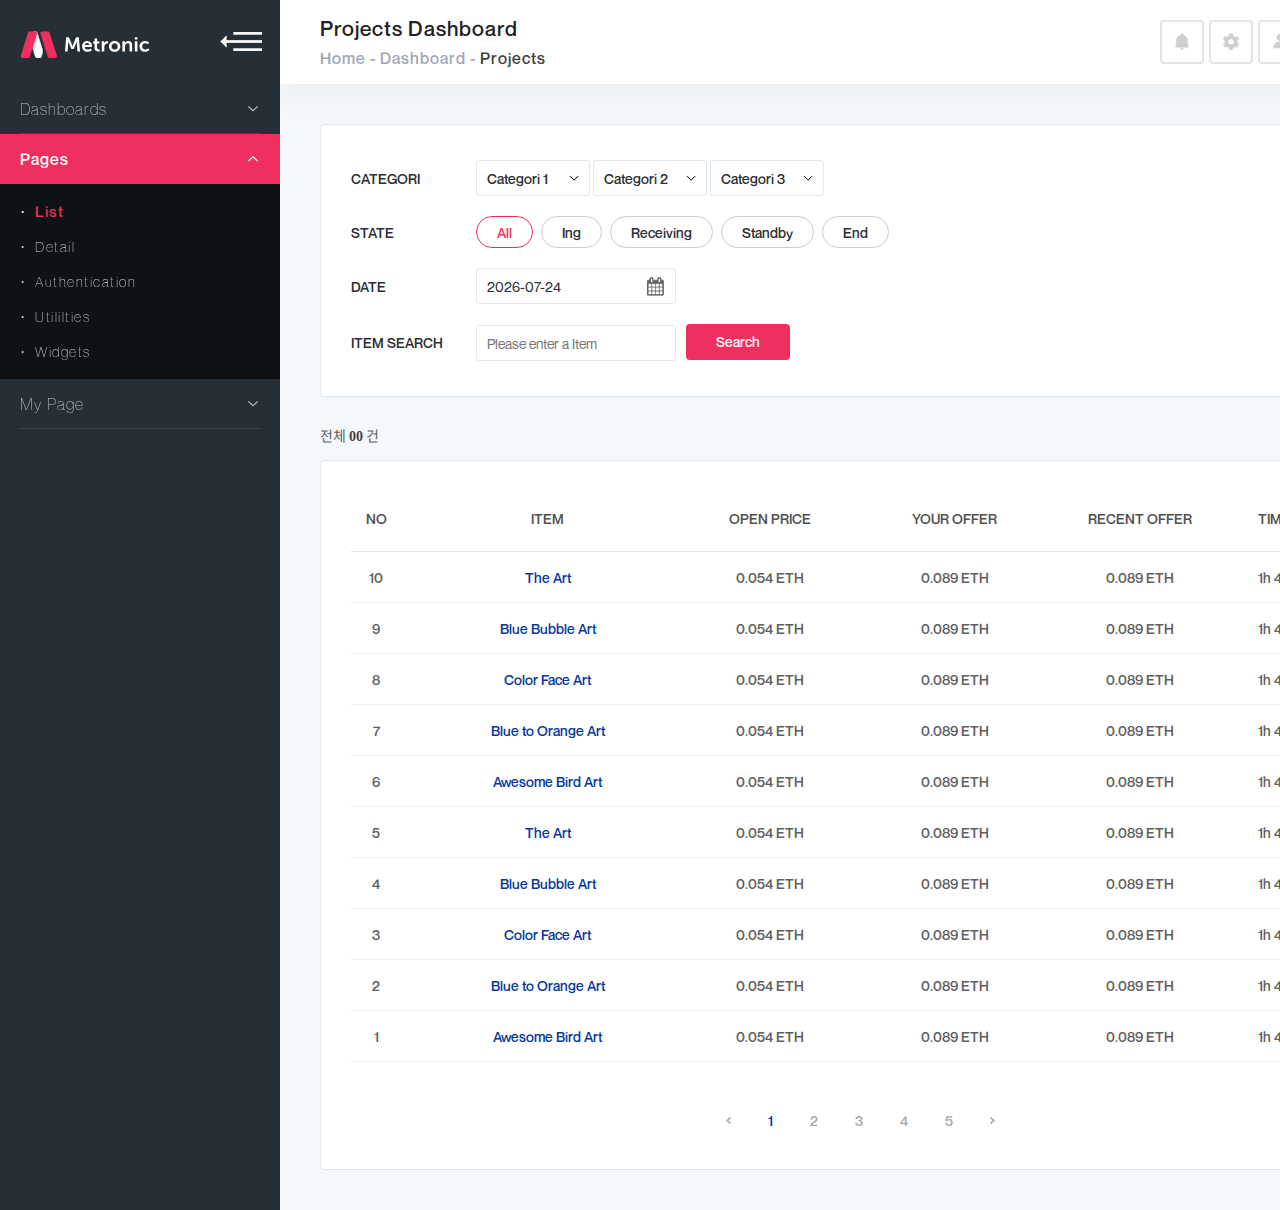
<file: sub/list.html>
<!DOCTYPE html>
<html lang="ko">
  <head>
    <meta charset="utf-8" />
    <meta http-equiv="X-UA-Compatible" content="IE=edge" />
    <meta name="viewport" content="width=device-width, initial-scale=1, viewport-fit=cover" />
    <meta name="apple-mobile-web-app-title" content="ADMIN - LIST" />    
    <title>ADMIN - LIST</title>
    <meta name="description" content="ADMIN - LIST" />
    <link rel="stylesheet" href="../css/reset.css" />
    <link rel="stylesheet" href="../css/web-font.css" />
    <link rel="stylesheet" href="../css/xeicon.min.css" />
    <link rel="stylesheet" href="../css/style_pc.css" />    
    <link rel="stylesheet" href="../css/jquery-ui.css" /> 
         
    <script src="../js/jquery-3.3.1.min.js"></script>
    <script src="../js/jquery-ui.min.js"></script> 
    <script src="../js/common.js"></script>  
  </head>      
  <body class="main">    
    <div id="wrapper" class="on">
      <a href="#main" id="skip_nav">본문 바로가기</a> 
      <main id="main">
        <div class="left_menu">
          <div class="logoArea">
              <h1><a href="dashboard.html"><img src="../img/common/logo.svg" alt="logo"></a></h1>
              <p class="menuClose_btn"><span></span></p>
          </div>
          <ul class="subMenu_1depth">
            <li>
                <a href="#">Dashboards</a>
                <ul class="subMenu_2depth">
                    <li><a href="#">Multipurpose</a></li>
                    <li><a href="#">eCommerce</a></li>
                    <li><a href="dashboard.html">Projects</a></li>
                    <li><a href="#">Online Courses</a></li>
                    <li><a href="#">Marketing</a></li>
                    <li><a href="#">Bidding</a></li>
                </ul>
            </li>
            <li class="on">
              <a href="#">Pages</a>
              <ul class="subMenu_2depth">
                <li class="on"><a href="javascript:void(0);">List</a></li>
                <li><a href="detail.html">Detail</a></li>
                <li><a href="#">Authentication</a></li>
                <li><a href="#">Utililties</a></li>
                <li><a href="#">Widgets</a></li>
              </ul>
            </li>
            <li>
              <a href="#">My Page</a>
              <ul class="subMenu_2depth">
                  <li><a href="#">Personal Information</a></li>
                  <li><a href="#">Modify Password</a></li>
              </ul>
            </li>
          </ul>
        </div>
        <div class="left_menu_off">
            <h1><a href="index.html"><img src="../img/common/logo_small.svg" alt="logo"></a></h1>
            <p class="menuOpen_btn">
                <span></span>
                <span></span>
                <span></span>
                <span></span>
            </p>
        </div>
        <div class="content_wrap" >
            <div class="header clearfix">
              <div class="title">
                <h2>Projects Dashboard</h2>
                <p>Home - Dashboard - <em>Projects</em></p>
              </div>                
              <ul class="header_link clearfix">
                <li><a href="#"><i class="xi-bell"></i></a></li>
                <li><a href="#"><i class="xi-cog"></i></a></li>
                <li><a href="#"><i class="xi-user"></i></a></li>
                <li><a href="#"><i class="xi-crown"></i></a></li>
                <li class="logoutBtn"><a href="../index.html"><i class="xi-upload"></i></a></li>
              </ul>
            </div>
            <div class="contents"> 
              <section class="container type-1">
                <section>
                  <table class="search_table">
                    <colgroup>
                      <col style="width:125px">
                      <col style="">
                    </colgroup>
                    <tbody>
                      <tr>
                        <th>CATEGORI</th>
                        <td>
                          <div class="searchbox_line">                   
                            <select>
                                <option value="0">Categori 1</option>
                                <option value="1">OPTION - 1</option>
                                <option value="2">OPTION - 2</option>
                                <option value="3">OPTION - 3</option>
                            </select>
                            <select>
                              <option value="0">Categori 2</option>
                              <option value="1">OPTION - 1</option>
                              <option value="2">OPTION - 2</option>
                              <option value="3">OPTION - 3</option>
                            </select>
                            <select>
                              <option value="0">Categori 3</option>
                              <option value="1">OPTION - 1</option>
                              <option value="2">OPTION - 2</option>
                              <option value="3">OPTION - 3</option>
                            </select>                      
                          </div>
                        </td>
                      </tr>
                      <tr>
                        <th>STATE</th>
                        <td>
                          <div class="searchbox_line stateBtn_line">
                            <button type="button" class="on">All</button>
                            <button type="button">Ing</button>                      
                            <button type="button">Receiving</button> 
                            <button type="button">Standby</button>
                            <button type="button">End</button> 
                          </div>
                        </td>
                      </tr>
                      <tr>
                        <th>DATE</th>
                        <td>
                          <div class="searchbox_line">
                            <input type="text" id="stDate" class="datepicker" placeholder="시작일을 선택하세요">
                          </div>
                        </td>                  
                      </tr>
                      <tr>
                        <th>ITEM SEARCH</th>
                        <td>
                          <div class="searchbox_line">
                            <input type="search" placeholder="Please enter a Item">
                            <a href="#" title="검색버튼" class="btn_search">Search</a>
                          </div>
                        </td>                  
                      </tr>
                    </tbody>              
                  </table>
                </section>  
              </section>
              <div class="linebox_area clearfix">
                <span class="list_number f_left">전체 <i>00</i> 건</span>            
                <select class="select f_right wd100px">
                    <option value="10">10건</option>
                    <option value="30">30건</option>
                    <option value="50">50건</option>
                </select>
              </div>
              <section class="container type-1">
                <section>
                  <table class="list_table">
                    <colgroup>
                      <col style="width:5%;">
                      <col style="width:;">
                      <col style="width:15%;">
                      <col style="width:;">
                      <col style="width:15%;">
                      <col style="width:15%">
                    </colgroup>
                    <thead>
                      <tr>
                        <th>NO</th>
                        <th>ITEM</th>
                        <th>OPEN PRICE</th>
                        <th>YOUR OFFER</th>
                        <th>RECENT OFFER</th>
                        <th>TIME LEFT</th>
                      </tr>
                    </thead>
                    <tbody>
                      <tr>
                        <td>10</td>
                        <td><a href="detail.html" class="veiw_link">The Art</a></td>
                        <td>0.054 ETH</td>
                        <td>0.089 ETH</td>
                        <td>0.089 ETH</td>
                        <td>1h 43m 52s</td>                        
                      </tr>
                      <tr>
                        <td>9</td>
                        <td><a href="detail.html" class="veiw_link">Blue Bubble Art</a></td>
                        <td>0.054 ETH</td>
                        <td>0.089 ETH</td>
                        <td>0.089 ETH</td>
                        <td>1h 43m 52s</td>                        
                      </tr>
                      <tr>
                        <td>8</td>
                        <td><a href="detail.html" class="veiw_link">Color Face Art</a></td>
                        <td>0.054 ETH</td>
                        <td>0.089 ETH</td>
                        <td>0.089 ETH</td>
                        <td>1h 43m 52s</td>                        
                      </tr>
                      <tr>
                        <td>7</td>
                        <td><a href="detail.html" class="veiw_link">Blue to Orange Art</a></td>
                        <td>0.054 ETH</td>
                        <td>0.089 ETH</td>
                        <td>0.089 ETH</td>
                        <td>1h 43m 52s</td>                        
                      </tr>
                      <tr>
                        <td>6</td>
                        <td><a href="detail.html" class="veiw_link">Awesome Bird Art</a></td>
                        <td>0.054 ETH</td>
                        <td>0.089 ETH</td>
                        <td>0.089 ETH</td>
                        <td>1h 43m 52s</td>                        
                      </tr>
                      <tr>
                        <td>5</td>
                        <td><a href="detail.html" class="veiw_link">The Art</a></td>
                        <td>0.054 ETH</td>
                        <td>0.089 ETH</td>
                        <td>0.089 ETH</td>
                        <td>1h 43m 52s</td>                        
                      </tr>
                      <tr>
                        <td>4</td>
                        <td><a href="detail.html" class="veiw_link">Blue Bubble Art</a></td>
                        <td>0.054 ETH</td>
                        <td>0.089 ETH</td>
                        <td>0.089 ETH</td>
                        <td>1h 43m 52s</td>                        
                      </tr>
                      <tr>
                        <td>3</td>
                        <td><a href="detail.html" class="veiw_link">Color Face Art</a></td>
                        <td>0.054 ETH</td>
                        <td>0.089 ETH</td>
                        <td>0.089 ETH</td>
                        <td>1h 43m 52s</td>                        
                      </tr>
                      <tr>
                        <td>2</td>
                        <td><a href="detail.html" class="veiw_link">Blue to Orange Art</a></td>
                        <td>0.054 ETH</td>
                        <td>0.089 ETH</td>
                        <td>0.089 ETH</td>
                        <td>1h 43m 52s</td>                        
                      </tr>
                      <tr>
                        <td>1</td>
                        <td><a href="detail.html" class="veiw_link">Awesome Bird Art</a></td>
                        <td>0.054 ETH</td>
                        <td>0.089 ETH</td>
                        <td>0.089 ETH</td>
                        <td>1h 43m 52s</td>                        
                      </tr>                                                  
                    </tbody>
                  </table>
                  <div class="rel">
                    <ul class="pasing mt32">
                      <li><a href="#"class="controller prev"></a></li>
                      <li class="on"><a href="#"class="num">1</a></li>
                      <li><a href="#"class="num">2</a></li>
                      <li><a href="#"class="num">3</a></li>
                      <li><a href="#"class="num">4</a></li>
                      <li><a href="#"class="num">5</a></li>
                      <li><a href="#"class="controller next"></a></li>
                    </ul>
                  </div>
                </section>
              </section>
            </div>
        </div>       
      </main>  
    </div>
    <script>
      $(document).ready(function(){
            //input을 datepicker로 선언
        $(".datepicker").datepicker({
          dateFormat: 'yy-mm-dd' //Input Display Format 변경
          ,showOtherMonths: true //빈 공간에 현재월의 앞뒤월의 날짜를 표시
          ,showMonthAfterYear:true //년도 먼저 나오고, 뒤에 월 표시
                
          // ,showOn: "both" //button:버튼을 표시하고,버튼을 눌러야만 달력 표시 ^ both:버튼을 표시하고,버튼을 누르거나 input을 클릭하면 달력 표시  
          // ,buttonImage: "../img/icon_datepicker_on.png" //버튼 이미지 경로
          // ,buttonImageOnly: true //기본 버튼의 회색 부분을 없애고, 이미지만 보이게 함
          ,buttonText: "선택" //버튼에 마우스 갖다 댔을 때 표시되는 텍스트                
          ,yearSuffix: "년" //달력의 년도 부분 뒤에 붙는 텍스트
          ,monthNamesShort: ['1','2','3','4','5','6','7','8','9','10','11','12'] //달력의 월 부분 텍스트
          ,monthNames: ['1월','2월','3월','4월','5월','6월','7월','8월','9월','10월','11월','12월'] //달력의 월 부분 Tooltip 텍스트
          ,dayNamesMin: ['일','월','화','수','목','금','토'] //달력의 요일 부분 텍스트
          ,dayNames: ['일요일','월요일','화요일','수요일','목요일','금요일','토요일'] //달력의 요일 부분 Tooltip 텍스트
          ,minDate: "-1M" //최소 선택일자(-1D:하루전, -1M:한달전, -1Y:일년전)
          ,maxDate: "+1Y" //최대 선택일자(+1D:하루후, -1M:한달후, -1Y:일년후)                
        });
        
        //초기값을 오늘 날짜로 설정
        $('.datepicker').datepicker('setDate', 'today'); //(-1D:하루전, -1M:한달전, -1Y:일년전), (+1D:하루후, -1M:한달후, -1Y:일년후)
      })
  
    </script>
  </body>
</html>
</file>
<file: css/web-font.css>
@charset "UTF-8";

/*NotoSansKr*/
@font-face {
	font-family:'NotoSansKr';
	font-weight:200;
	font-style:normal;
	src:url(../fonts/NotoSans-Light.eot),
		url(../fonts/NotoSans-Light.woff) format('woff');
}

@font-face {
	font-family:'NotoSansKr';
	font-weight:300;
	font-style:normal;
	src:url(../fonts/NotoSans-DemiLight.eot),
		url(../fonts/NotoSans-DemiLight.woff) format('woff');
}

@font-face {		
	font-family:'NotoSansKr';
	font-weight:400;
	font-style:normal;
	src:url(../fonts/NotoSans-Regular.eot),
		url(../fonts/NotoSans-Regular.woff) format('woff');
}
	
@font-face {		
	font-family:'NotoSansKr';
	font-weight:500;
	font-style:normal;
	src:url(../fonts/NotoSans-Medium.eot),
		url(../fonts/NotoSans-Medium.woff) format('woff');
}		

@font-face {		
	font-family:'NotoSansKr';
	font-weight:600;
	font-style:normal;
	src:url(../fonts/NotoSans-Bold.eot),
		url(../fonts/NotoSans-Bold.woff) format('woff');
}



@font-face {
	font-family:'Editorial';
	font-weight:200;
	font-style:normal;
	src:url(../fonts/Editorial_New_Ultralight_200.eot),
		url(../fonts/Editorial_New_Ultralight_200.woff) format('woff');
}

@font-face {
	font-family:'Editorial';
	font-weight:400;
	font-style:normal;
	src:url(../fonts/Editorial_New_Regular_400.eot),
		url(../fonts/Editorial_New_Regular_400.woff) format('woff');
}

@font-face {		
	font-family:'Editorial';
	font-weight:800;
	font-style:normal;
	src:url(../fonts/Editorial_New_Ultrabold_800.eot),
		url(../fonts/Editorial_New_Ultrabold_800.woff) format('woff');
}



@font-face {
	font-family:'NeueMontreal';
	font-weight:200;
	font-style:normal;
	src:url(../fonts/NeueMontreal-Light.eot),
		url(../fonts/NeueMontreal-Light.woff) format('woff');
}

@font-face {		
	font-family:'NeueMontreal';
	font-weight:300;
	font-style:normal;
	src:url(../fonts/NeueMontreal-Regular.eot),
		url(../fonts/NeueMontreal-Regular.woff) format('woff');
}

@font-face {
	font-family:'NeueMontreal';
	font-weight:400;
	font-style:normal;
	src:url(../fonts/NeueMontreal-Medium.eot),
		url(../fonts/NeueMontreal-Medium.woff) format('woff');
}
</file>
<file: css/style_pc.css>
@charset "UTF-8";

/* REACTIVE CLASS */
.mobile {display:none !important;}
br.only-m {content:'';}
br.only-m::after {content:'\00a0';}

html{
    width:100%;
    height:100%;
}

body {
    font-family:'NotoSansKr', sans-serif;
    font-size:14px;
    color:#3c3c3c;
}

#wrapper {
    position:relative;
    width:100%;
    overflow:hidden;    
}

#skip_nav {
    position:fixed;
    left:0;
    top:-40px;
    width:100%;
    line-height:40px;
    text-align:center;
    background-color:rgba(0, 0, 0, 0.8);
    color:#ffffff;
    font-size:16px;
    transition:top 0.3s;
    z-index:100000;
}

#skip_nav:focus {
    top:0;
}

#wrapper{
    position:relative;
    width:100%;
    height:100%;    
    min-width:1440px;
    min-height:960px;
    padding-left:60px;
    background:#F5F8FA;
    box-sizing:border-box;
    -moz-box-sizing:border-box;
    -webkit-box-sizing:border-box;
    transition: all 0.5s ease;
    -webkit-transition: all 0.5s ease;/* Safari prior 6.1 */ 
  }

  #wrapper.on{ 
    padding-left:280px;
    transition:all 0.5s ease;
    -webkit-transition:all 0.5s ease; /* Safari prior 6.1 */
  }

  .content_wrap{
    width:100%;
    height:auto;
    overflow:hidden;
    background:#fff;
  }  
  
  .content_wrap .contents{
    width:100%;
    height:auto;
    padding:40px 40px 40px 40px;
    box-sizing:border-box;
    -moz-box-sizing:border-box;
    -webkit-box-sizing:border-box;
  }
  
  .conbox_area{
    width:100%;
    height:100%;  
    box-sizing:border-box;
    -moz-box-sizing:border-box;
    -webkit-box-sizing:border-box; 
  }

  /*Login*/
.main.login {
    width:100%;
    height:100%;
}

#login_wrapper{
    width:100%;
    height:100%;
    min-width:1200px;    
    min-height:920px;
    background:url(../img/common/login_back.jpg) no-repeat;
    background-size:cover;
}

.login_content_area{
    position:relative;
    top:50%;
    transform:translateY(-50%);
    margin:0 auto;
}

.login_content_area .title_area h2 {
    margin-bottom:30px;
    font-size:45px;
    color:rgba(255, 255, 255, 0.9);
    font-weight:300;
    text-align:center;
    letter-spacing:2px;
    font-weight:400;
}

.login_content_area .title_area span{
    display:block;
    font-size:18px;
    color:rgba(255, 255, 255, 0.9);
    font-weight:200;
    letter-spacing:10px;
    text-align:center;  
}

.login_box{
    position:relative;
    width:410px;
    height:auto;
    margin:0 auto 0;
    padding:50px 35px 30px 35px;
    background:#fff;
    border-radius:15px;
    -webkit-box-shadow:7px 7px 12px 0px rgba(50, 50, 50, 0.5);
    -moz-box-shadow:7px 7px 12px 0px rgba(50, 50, 50, 0.5);
    box-shadow:7px 7px 12px 0px rgba(50, 50, 50, 0.5);
}

.login_box span{
    display:block;
    margin-bottom:15px;
    font-size:16px;
    font-weight:400;
    color:#606060;
}

.login_box input:nth-child(2){
    height:46px;
    margin-bottom:30px;
}

.login_box input:nth-child(4){
    height:46px;
    margin-bottom:15px;
}

.login_btn{
    display:block !important;  
    width:218px;
    height:50px;
    line-height:48px;
    padding: 0 40px;  
    margin:50px auto 20px;
    text-align:center;
    letter-spacing:1px;
}

.login_box .search_info{
    display:block;
    font-size:15px;
    font-weight:400;
    color:#606060;
    text-align:center;
} 
  
  /*************** header *****************/
  .header{
    position:relative;
    width:100%;    
    padding:0 40px;
    min-width:1160px;
    height:84px;
    overflow:hidden;
    background:#fff;
    box-shadow: 0px 10px 30px 0px rgb(82 63 105 / 5%); 
    box-sizing:border-box;
    -moz-box-sizing:border-box;
    -webkit-box-sizing:border-box;   
  }
  
  .header .title {
      float:left;
      padding:16px 0;
  }

  .header .title h2 {
      font-weight:400;
      color:#222;
      padding-bottom:7px;
      letter-spacing:1px;
  }

  .header .title p {
      font-size:16px;
      font-weight:400;
      color:#A1A5B7;
      letter-spacing:1px;
  }

  .header .title p em {
      font-weight:400;
  }
  
  .header .header_link {
      float:right;
      padding:20px 0;
  }

  .header .header_link > li {
      float:left;
  }

  .header .header_link > li + li {
      margin-left:5px;
  }

  .header .header_link > li > a {
    display:block;
    position:relative;
    width:44px;
    height:44px;
    border:2px solid #e5e5e5;
    border-radius:4px;
    box-sizing:border-box;
    text-align:center;
    color:rgba(255, 255, 255, 0.7);
    transition: all 0.3s;
  }

  .header .header_link > li:hover a {
    border:2px solid #262f36;  
  }

  .header .header_link > li > a i {    
    font-size:20px;
    line-height:40px;
    color:#cfcfcf;
  }

  .header .header_link > li:hover a i{
    color:#262f36;  
  }

  .header .header_link > li.logoutBtn > a i {
    transform:rotate(90deg);
  } 
  
  /*left_menu_off*/
  .left_menu_off{
    position:absolute;
    top:0;
    left:0;
    width:60px;
    height:100%;
    background:#262f36;
    transition:all 0.5s ease;
    -webkit-transition: all 0.5s ease; /* Safari prior 6.1 */
  }
  
  #wrapper.on .left_menu_off{
    left:-60px;
  }
  
  .left_menu_off h1{
   width:60px;
   height:84px;
   background:#262f36;
   box-sizing:border-box;
   -moz-box-sizing:border-box;
   -webkit-box-sizing:border-box; 
  }
  
  .left_menu_off h1 a{
    display:block;
    width:100%;
    height:auto;
    padding-top:10px;
    text-align:center;
   }
  
  .left_menu_off h1 a img{
    width:50px;
  }
  
  .left_menu_off p.menuOpen_btn{
    position:relative;
    width:60px;
    height:60px;
    background:#0e1214;
    cursor:pointer;  
  }
  
  .left_menu_off p.menuOpen_btn span{
    position:absolute;
    left:50%;
    margin-left:-18px;
    display:block;
    width:36px;
    height:3px;
    background:#fff;
    transition: all 0.5s ease-in-out;
    -webkit-transition: all 0.5s ease-in-out; /* Safari prior 6.1 */
  }
  
  .left_menu_off p.menuOpen_btn span:nth-child(1){
    top:15px;
  }
  .left_menu_off p.menuOpen_btn span:nth-child(2){
    top:24px;
  }
  .left_menu_off p.menuOpen_btn span:nth-child(3){
    top:33px;
  }
  .left_menu_off p.menuOpen_btn span:nth-child(4){
    top:42px;
    width:17px;
  }
  .left_menu_off p.menuOpen_btn:hover span:nth-child(4),
  .left_menu_off p.menuOpen_btn:focus span:nth-child(4){
    width:36px;
  }
  
  /*.left_menu*/
  .left_menu{
    position:absolute;
    top:0;
    left:-280px;
    width:280px;
    height:100%;
    background:#262f36;  
    transition: all 0.5s ease;
    -webkit-transition: all 0.5s ease; /* Safari prior 6.1 */
  }
  
  .left_menu .logoArea{
    position:relative;  
    width:100%;
    height:84px;
    padding:0 20px;
    background:#262f36;
    overflow:hidden;
    box-sizing:border-box;
   -moz-box-sizing:border-box;
   -webkit-box-sizing:border-box; 
  }
  
  .left_menu h1{
    position:absolute;
    top:50%;
    transform:translateY(-50%);
    width:130px;
  }
  
  .left_menu h1 img{
    width:100%;
  }
  
  .left_menu h1 a{
    display:block;
  }
  
  .left_menu p.menuClose_btn{
    position:absolute;
    right:0;
    top:50%;
    transform:translateY(-50%);
    cursor:pointer;
  }
  
  .left_menu p.menuClose_btn span{
    display:block;
    width:60px;
    height:60px;
    background:url(../img/common/ico_close.png) no-repeat;
    background-position:0 20px;
    cursor:pointer;
  }
  
  #wrapper.on .left_menu{
    left:0;
  }
  
  .subMenu_1depth{
    width:100%;
    height:auto;
    background:#262f36;
  }
  
  .subMenu_1depth>li{
    position:relative;
  }
  .subMenu_1depth>li:after{
    position:absolute;
    top:49px;
    left:50%;
    transform:translate(-50%);
    content:'';
    display:block;
    width:241px;
    height:1px;
    background:#3a444c;
  }
  
  .subMenu_1depth>li>a{
    position:relative;
    display:block;
    width:100%;
    height:50px;
    padding:0 32px 0 20px;
    line-height:50px;
    font-size:16px;
    font-weight:200;
    color:#fff;
    opacity:.7;
    background-size:20px;
    letter-spacing:1px;
    background-position:244px center;
    box-sizing:border-box;
   -moz-box-sizing:border-box;
   -webkit-box-sizing:border-box; 
  }

  .subMenu_1depth>li>a:after {
      position:absolute;
      top:0;
      right:20px;
      font-size:12px;
      font-weight:400;
      color:#fff;
      content:'\e941';
      font-family:'xeicon';
  }  
  
  .subMenu_1depth>li.on:after{  
   display:none;
  }
  
  .subMenu_1depth>li.borderNo:after{  
    display:none;
  }
  
  .subMenu_1depth>li.on>a{  
    opacity:1;
    font-weight:400;
    color:#fff;
    background:#ef305e;
    background-size:20px;
    background-position:244px center;
  }

  .subMenu_1depth>li.on>a:after {
    content:'\e944';
  }
  
  .subMenu_2depth{
    width:100%;
    height:auto;
    padding:10px 0;
    background:#0e1214;
    box-sizing:border-box;
   -moz-box-sizing:border-box;
   -webkit-box-sizing:border-box;
   display:none;   
  }
 
  .subMenu_2depth>li.on>a{
    font-size:15px;
    opacity:1;
    color: #ef305e;
    font-weight:400;
  }

  .subMenu_2depth>li:hover>a{   
    opacity:1;
    color: #ef305e;
  }
  
  .subMenu_2depth>li>a{
    position:relative;
    display:block;
    width:100%;
    height:35px;
    padding-left:35px;
    line-height:35px;
    font-size:14px;
    font-weight:200;
    color:#fff;
    opacity:.8;
    background-size:20px;
    letter-spacing:1.5px;
    background-position:244px center;
    box-sizing:border-box;
   -moz-box-sizing:border-box;
   -webkit-box-sizing:border-box; 
  }  

  .subMenu_2depth>li>a::before {
    position:absolute;
    top:0;
    left:20px;
    font-size:16px;
    font-weight:400;
    color:#fff;
    content:'·';
    font-family:'xeicon';
  }
  
  /*contents*/
  .content_wrap{
    width:100%;
    height:auto;
    overflow:hidden;
    background:#F5F8FA;
  }
  
section.container {position: relative;}
h2 + section.container {margin-top: 30px;}
section.container::after {content: ''; display: block; clear: both;}
section.container + section.container {margin-top: 20px;}
  
  section.container > section {
    float:left;
    position:relative;
    padding:25px 30px;
    box-sizing:border-box;
    border:1px solid #dfe8f1;
    border-radius:4px;
    background-color:#ffffff;
}

section.container > section.card {padding: 0;}
section.container > section + section {margin-left: 20px;}
section.container.type-1 > section {width: 100%;}
section.container .title {
    font-size:24px;
    font-weight:400;
    letter-spacing:1px;
    color:#222;
}

section.container .title span {
    display:block;
    padding-top:5px;
    font-size:16px;
    font-weight:400;
    color: #A1A5B7;
    letter-spacing: 1px;
}

/* 검색박스 */
.searchbox_line{
    padding:10px 0;    
}

.search_table th{
    font-size:14px;
    color:#2b2f33;
    font-weight:400;        
    text-align:left;
}

.searchbox_line button, .button{
	width:auto;
	height:32px;
	padding:0 20px;
	margin-right:5px;
	background:#fff;
	border:1px solid #cfcfcf;
	box-shadow:none;
	border-radius:20px;
	font-size:14px;
    font-weight:400;
	color:#2b2f33;
	overflow:visible;
    cursor:pointer;
    box-sizing:border-box;
    -webkit-box-sizing:border-box;
    -moz-box-sizing:border-box; 
}

.searchbox_line button.on {
    border:1px solid #ef305e;
    color:#ef305e;
}

.btn_search{
	display:inline-block;
	width:auto;
	margin-left:7px;
	padding:0 30px;
	line-height:36px;
	font-size:14px;
	color:#fff;
	background:#ef305e;
	font-weight:400;
    border-radius:4px;
	box-sizing:border-box;
    -webkit-box-sizing:border-box;
	-moz-box-sizing:border-box;
	transition:all .2s linear;
}

.linebox_area{
    width:100%;
    height:auto;
    margin:20px 0 5px 0;
}

.linebox_area .title_txt{
    font-size:26px;
    font-weight:400;
    color:#1e1e1e;
}

.list_number{
    font-size:14px;
    color:#606060;
    font-weight:400;
    line-height:38px;
}

.list_number i {
    font-weight:600;
}

/*List_table*/
.list_table thead th{
    height:65px;
    border-bottom:1px solid #dfe3e9;
    vertical-align:middle;
    font-size:14px;
    color:#505050;
    font-weight:500;
}

.list_table tr.notice{
    background-color:#eefaff;
}

.list_table td{
    height:50px;
    text-align:center;
    vertical-align:middle;
    font-size:14px;
    color:#606060;
    font-weight:400;
    border-bottom:1px solid #eff1f4; 
}

.veiw_link{
    font-size:14px;
    color:#03389a;
    font-weight:400;
}

.veiw_link:focus,
.veiw_link:hover,
.veiw_link:active{
    font-size:14px;
    color:#03389a;
    font-weight:400;    
    text-decoration:underline;
}

.state_mark{
    display:inline-block;
}

.mark{
    display:inline-block;
    width:60px;
    height:30px;
    line-height:28px;
    border-radius:4px;    
    font-weight:500;
    text-align:center;
}

.mark.ing{   
    border:1px solid #03389a;
    color:#03389a;
    background:#e9f1ff;
    text-align:center;
    font-size:14px;
}

.mark.receiving{   
    border:1px solid #009d4a;
    color:#009d4a;
    background:#ecfff4;
}

.mark.standby{   
    border:1px solid #db1813;
    color:#db1813;
    background:#ffefef;
}

.mark.end{   
    border:1px solid #606060;
    color:#606060;
    background:#f4f4f4;
}

.onAir{
    display:inline-block;
    width:37px;
    height:12px;
    margin-left:7px;
    background:url(../img/icon_onAir.png) no-repeat center center;
}

/*Pasing*/
.pasing{
    width:560px;
    height:50px;    
    margin: 32px auto 0;
    text-align:center;
    padding:18px 0;
    box-sizing:border-box;
    -webkit-box-sizing:border-box;
    -moz-box-sizing:border-box;
}

.pasing li{
    display:inline-block;
    margin:0 12px;
    box-sizing:border-box;
    -webkit-box-sizing:border-box;
	-moz-box-sizing:border-box;
}

.pasing li a{
    padding:0 5px;
    font-size:14px;
    color:#aaa;
    font-weight:400;
}

.pasing li.on a,
.pasing li a:hover,
.pasing li a:focus,
.pasing li a:active{
    font-weight:500;
    color:#03389a;
}

.pasing .controller{
    display:inline-block;
    width:5px;
    height:17px;
    vertical-align:bottom; 
}

.pasing .controller.prev{
    background:url(../img/common/ico_pasing_prev_off.png) no-repeat center center;
}

.pasing .controller.prev:hover,
.pasing .controller.prev:focus,
.pasing .controller.prev:active{
    background:url(../img/common/ico_pasing_prev_on.png) no-repeat center center;
}

.pasing .controller.next{
    background:url(../img/common/ico_pasing_next_off.png) no-repeat center center;
}

.pasing .controller.next:hover,
.pasing .controller.next:focus,
.pasing .controller.next:active{
    background:url(../img/common/ico_pasing_next_on.png) no-repeat center center;
}

/*gride_table*/
.gride_table{
    width:100%;
}

.gride_table th{
    height:40px;
    vertical-align:middle;
    font-size:16px;
    padding:10px 10px;
    color:#606060;
    font-weight:400;
    line-height:20px;
    letter-spacing:1px;
    background:#f6f6f8;
    border-bottom:1px solid #d4d9e1;
    border-left:1px solid #d4d9e1;
    border-right:1px solid #d4d9e1;
}

.gride_table tr td{
    height:40px;
    padding:10px 10px;
    vertical-align:middle;
    font-size:16px;   
    line-height:20px;
    letter-spacing:1px;
    color:#606060;
    font-weight:400;
    border-bottom:1px solid #d4d9e1;   
}

.gride_table.pad5 tbody th,
.gride_table.pad5 tbody td{
    padding:5px 5px;
}

.gride_table tr:first-child th,
.gride_table tr:first-child td{
    border-top:1px solid #d4d9e1;    
    border-bottom:1px solid #d4d9e1;
}

.gride_table tr{
    border-bottom:1px solid #d4d9e1;
}

.gride_table tr td{
    border-right:1px solid #d4d9e1;
}

.attendance_write_area{
    height:56px;
    padding:9px 20px;
    box-sizing:border-box;
    border-bottom:1px solid #d4d9e1;
}

.gride_table tr td .attendance_write_area:last-child{
    border-bottom:none;
}

.gride_table.noPad th,
.gride_table.noPad td{
    padding:0 0;
}
</file>
<file: css/xeicon.min.css>
/*!
*  XEIcon 2.2.0 by @NAVER - http://xpressengine.github.io/XEIcon/ - @XEIcon
*  License - http://xpressengine.github.io/XEIcon/license.html (Font: SIL OFL 1.1, CSS: MIT License)
*/
.xi-fw,.xi-li{text-align:center}@font-face{font-family:xeicon;src:url(fonts/xeicon.eot?v=2.2.0);src:url(fonts/xeicon.eot?#iefix&v=2.2.0) format('embedded-opentype'),url(fonts/xeicon.woff2?v=2.2.0) format('woff2'),url(fonts/xeicon.woff?v=2.2.0) format('woff'),url(fonts/xeicon.ttf?v=2.2.0) format('truetype'),url(fonts/xeicon.svg?v=2.2.0#xeicon) format('svg');font-weight:400;font-style:normal}i{font-family:xeicon!important;display:inline-block;speak:none;font-style:normal;font-weight:400;font-variant:normal;text-transform:none;line-height:1;-webkit-font-smoothing:antialiased;-moz-osx-font-smoothing:grayscale}.xi-angle-down:before{content:"\e941"}.xi-angle-down-min:before{content:"\e942"}.xi-angle-down-thin:before{content:"\e943"}.xi-angle-left:before{content:"\e93b"}.xi-angle-left-thin:before{content:"\e93d"}.xi-angle-left-min:before{content:"\e93c"}.xi-angle-right:before{content:"\e93e"}.xi-angle-right-min:before{content:"\e93f"}.xi-angle-right-thin:before{content:"\e940"}.xi-angle-up:before{content:"\e944"}.xi-angle-up-min:before{content:"\e945"}.xi-angle-up-thin:before{content:"\e946"}.xi-apps:before{content:"\e903"}.xi-arrow-bottom:before{content:"\e904"}.xi-arrow-down:before{content:"\e905"}.xi-arrow-left:before{content:"\e906"}.xi-arrow-right:before{content:"\e907"}.xi-arrow-top:before{content:"\e912"}.xi-arrow-up:before{content:"\e915"}.xi-arrows:before{content:"\e90c"}.xi-arrows-alt:before{content:"\e90d"}.xi-arrows-h:before{content:"\e90e"}.xi-arrows-v:before{content:"\e90f"}.xi-bars:before{content:"\e91c"}.xi-caret-down:before{content:"\e935"}.xi-caret-down-circle:before{content:"\e937"}.xi-caret-down-circle-o:before{content:"\e938"}.xi-caret-down-min:before{content:"\e936"}.xi-caret-down-square:before{content:"\e939"}.xi-caret-down-square-o:before{content:"\e93a"}.xi-caret-up:before{content:"\e92f"}.xi-caret-up-circle:before{content:"\e931"}.xi-caret-up-circle-o:before{content:"\e932"}.xi-caret-up-min:before{content:"\e930"}.xi-caret-up-square:before{content:"\e933"}.xi-caret-up-square-o:before{content:"\e934"}.xi-catched:before{content:"\e923"}.xi-cog:before{content:"\e986"}.xi-compare-arrows:before{content:"\e947"}.xi-compress:before{content:"\e911"}.xi-compress-square:before{content:"\e955"}.xi-dashboard:before{content:"\e948"}.xi-dashboard-o:before{content:"\e95e"}.xi-drag-handle:before{content:"\e960"}.xi-drag-vertical:before{content:"\e996"}.xi-ellipsis-h:before{content:"\e94a"}.xi-ellipsis-v:before{content:"\e949"}.xi-expand:before{content:"\e910"}.xi-expand-square:before{content:"\e954"}.xi-external-link:before{content:"\e980"}.xi-eye:before{content:"\e951"}.xi-eye-o:before{content:"\e950"}.xi-eye-off:before{content:"\e953"}.xi-eye-off-o:before{content:"\e952"}.xi-filter:before{content:"\e9d9"}.xi-flag:before{content:"\e961"}.xi-flag-o:before{content:"\e962"}.xi-hamburger-back:before{content:"\eb46"}.xi-hamburger-out:before{content:"\eb45"}.xi-home:before{content:"\e900"}.xi-home-o:before{content:"\e902"}.xi-lock:before{content:"\e964"}.xi-lock-o:before{content:"\e966"}.xi-log-in:before{content:"\e963"}.xi-log-out:before{content:"\e972"}.xi-long-arrow-down:before{content:"\e90a"}.xi-long-arrow-left:before{content:"\e908"}.xi-long-arrow-right:before{content:"\e90b"}.xi-long-arrow-up:before{content:"\e909"}.xi-refresh:before{content:"\e973"}.xi-renew:before{content:"\e977"}.xi-scroll:before{content:"\e94b"}.xi-search:before{content:"\e97a"}.xi-subdirectory:before{content:"\e97e"}.xi-subdirectory-arrow:before{content:"\e981"}.xi-sync:before{content:"\e982"}.xi-trash:before{content:"\e96e"}.xi-trash-o:before{content:"\e96f"}.xi-unlock:before{content:"\e965"}.xi-unlock-o:before{content:"\e967"}.xi-view-array:before{content:"\e983"}.xi-view-carousel:before{content:"\e984"}.xi-view-column:before{content:"\e985"}.xi-view-day:before{content:"\e98d"}.xi-view-list:before{content:"\e993"}.xi-view-module:before{content:"\e997"}.xi-view-stream:before{content:"\e99a"}.xi-wrench:before{content:"\e99b"}.xi-zoom-in:before{content:"\e97b"}.xi-zoom-out:before{content:"\e97c"}.xi-bookmark:before{content:"\ea1c"}.xi-bookmark-o:before{content:"\ea1d"}.xi-check:before{content:"\e928"}.xi-check-circle:before{content:"\e92b"}.xi-check-circle-o:before{content:"\e92c"}.xi-check-min:before{content:"\e929"}.xi-check-square:before{content:"\e92d"}.xi-check-square-o:before{content:"\e92e"}.xi-check-thin:before{content:"\e92a"}.xi-close:before{content:"\e921"}.xi-close-circle:before{content:"\e924"}.xi-close-circle-o:before{content:"\e925"}.xi-close-min:before{content:"\e922"}.xi-close-square:before{content:"\e926"}.xi-close-square-o:before{content:"\e927"}.xi-close-thin:before{content:"\e9af"}.xi-cut:before{content:"\e9b0"}.xi-label:before{content:"\e9b1"}.xi-label-o:before{content:"\e9b2"}.xi-library-add:before{content:"\e9b3"}.xi-library-bookmark:before{content:"\e9b4"}.xi-lightbulb:before{content:"\e9be"}.xi-lightbulb-o:before{content:"\e9bf"}.xi-link:before{content:"\e9c0"}.xi-mail:before{content:"\ea06"}.xi-mail-o:before{content:"\ea07"}.xi-mail-read:before{content:"\ea08"}.xi-mail-read-o:before{content:"\ea09"}.xi-minus:before{content:"\e91a"}.xi-minus-circle:before{content:"\e91d"}.xi-minus-circle-o:before{content:"\e91e"}.xi-minus-min:before{content:"\e91b"}.xi-minus-square:before{content:"\e91f"}.xi-minus-square-o:before{content:"\e920"}.xi-minus-thin:before{content:"\e9c1"}.xi-package:before{content:"\e9c2"}.xi-pen:before{content:"\e9c3"}.xi-pen-o:before{content:"\e9c4"}.xi-plus:before{content:"\e913"}.xi-plus-circle:before{content:"\e916"}.xi-plus-circle-o:before{content:"\e917"}.xi-plus-min:before{content:"\e914"}.xi-plus-square:before{content:"\e918"}.xi-plus-square-o:before{content:"\e919"}.xi-plus-thin:before{content:"\e9c5"}.xi-radiobox-blank:before{content:"\e9c6"}.xi-radiobox-checked:before{content:"\e9c7"}.xi-redo:before{content:"\e9c8"}.xi-reply:before{content:"\ea0d"}.xi-reply-all:before{content:"\ea0c"}.xi-save:before{content:"\e9b9"}.xi-send:before{content:"\ea0b"}.xi-switch-off:before{content:"\e9c9"}.xi-switch-on:before{content:"\e9ca"}.xi-tag:before{content:"\ea36"}.xi-tags:before{content:"\ea37"}.xi-toggle-off:before{content:"\e9cb"}.xi-toggle-on:before{content:"\e9cd"}.xi-undo:before{content:"\e9d2"}.xi-at:before{content:"\ea0a"}.xi-call:before{content:"\e9d3"}.xi-call-made:before{content:"\e9d4"}.xi-call-missed:before{content:"\e9d5"}.xi-call-received:before{content:"\e9d6"}.xi-comment:before{content:"\e9d7"}.xi-comment-o:before{content:"\e9d8"}.xi-crown:before{content:"\e9da"}.xi-emoticon:before{content:"\e9dd"}.xi-emoticon-bad:before{content:"\e9de"}.xi-emoticon-bad-o:before{content:"\e9df"}.xi-emoticon-cool:before{content:"\e9e0"}.xi-emoticon-cool-o:before{content:"\e9e1"}.xi-emoticon-devil:before{content:"\e9e2"}.xi-emoticon-devil-o:before{content:"\e9e3"}.xi-emoticon-happy:before{content:"\e9e4"}.xi-emoticon-happy-o:before{content:"\e9e6"}.xi-emoticon-neutral:before{content:"\e9eb"}.xi-emoticon-neutral-o:before{content:"\e9ec"}.xi-emoticon-o:before{content:"\e9ed"}.xi-emoticon-sad:before{content:"\e9ee"}.xi-emoticon-sad-o:before{content:"\e9ef"}.xi-forum:before{content:"\e9f0"}.xi-forum-o:before{content:"\e9f1"}.xi-group:before{content:"\ea2e"}.xi-heart:before{content:"\ea10"}.xi-heart-o:before{content:"\ea11"}.xi-message:before{content:"\ea14"}.xi-message-o:before{content:"\ea15"}.xi-note:before{content:"\ea1a"}.xi-note-o:before{content:"\ea1b"}.xi-profile:before{content:"\e9f2"}.xi-profile-o:before{content:"\ea2a"}.xi-send2:before{content:"\ea0e"}.xi-share:before{content:"\e9fa"}.xi-share-alt:before{content:"\e9e9"}.xi-share-alt-o:before{content:"\e9ea"}.xi-speech:before{content:"\ea12"}.xi-speech-o:before{content:"\ea13"}.xi-star:before{content:"\ea0f"}.xi-star-o:before{content:"\ea16"}.xi-thumbs-down:before{content:"\ea29"}.xi-thumbs-up:before{content:"\ea28"}.xi-trophy:before{content:"\ea38"}.xi-user:before{content:"\e9f3"}.xi-user-address:before{content:"\e9f4"}.xi-user-o:before{content:"\e9f5"}.xi-user-plus:before{content:"\e9f7"}.xi-user-plus-o:before{content:"\e9f8"}.xi-users:before{content:"\e9f9"}.xi-users-o:before{content:"\ea04"}.xi-users-plus:before{content:"\ea17"}.xi-video-call:before{content:"\ea18"}.xi-voicemail:before{content:"\ea19"}.xi-alarm:before{content:"\ea1e"}.xi-alarm-o:before{content:"\ea1f"}.xi-alarm-off:before{content:"\ea20"}.xi-ban:before{content:"\e9ae"}.xi-bell:before{content:"\e99c"}.xi-bell-o:before{content:"\e99d"}.xi-bell-off:before{content:"\e99e"}.xi-bell-off-o:before{content:"\e99f"}.xi-calendar:before{content:"\e9a0"}.xi-calendar-add:before{content:"\e9a1"}.xi-calendar-cancle:before{content:"\e9a3"}.xi-calendar-check:before{content:"\e9a4"}.xi-calendar-list:before{content:"\e9a5"}.xi-calendar-remove:before{content:"\e9a2"}.xi-error:before{content:"\e9aa"}.xi-error-o:before{content:"\e9ab"}.xi-hand-paper:before{content:"\ea21"}.xi-help:before{content:"\e9ad"}.xi-help-o:before{content:"\e9ac"}.xi-info:before{content:"\e9a6"}.xi-info-o:before{content:"\e9a7"}.xi-key:before{content:"\ea22"}.xi-wifi:before{content:"\ea23"}.xi-new:before{content:"\e9a8"}.xi-new-o:before{content:"\e9a9"}.xi-security:before{content:"\ea24"}.xi-shield-checked:before{content:"\ea25"}.xi-shield-checked-o:before{content:"\ea26"}.xi-snooze:before{content:"\ea27"}.xi-time:before{content:"\ea2b"}.xi-time-o:before{content:"\ea2c"}.xi-warning:before{content:"\ea2d"}.xi-align-center:before{content:"\e958"}.xi-align-justify:before{content:"\e956"}.xi-align-left:before{content:"\e957"}.xi-align-right:before{content:"\e959"}.xi-bold:before{content:"\e96a"}.xi-border-bottom:before{content:"\ea32"}.xi-border-clear:before{content:"\ea33"}.xi-border-color:before{content:"\ea39"}.xi-border-horizontal:before{content:"\ea45"}.xi-border-inner:before{content:"\ea46"}.xi-border-left:before{content:"\ea49"}.xi-border-outer:before{content:"\ea4f"}.xi-border-right:before{content:"\ea51"}.xi-border-style:before{content:"\ea52"}.xi-border-top:before{content:"\ea54"}.xi-border-vertical:before{content:"\ea5c"}.xi-caps:before{content:"\e96d"}.xi-code:before{content:"\ea5d"}.xi-color-dropper:before{content:"\e97d"}.xi-color-fill:before{content:"\ea5e"}.xi-color-helper:before{content:"\ea5f"}.xi-crop:before{content:"\e999"}.xi-dedent:before{content:"\e95b"}.xi-document:before{content:"\e998"}.xi-eraser:before{content:"\e970"}.xi-eraser-o:before{content:"\e971"}.xi-face:before{content:"\ea62"}.xi-font:before{content:"\ea63"}.xi-border-all:before{content:"\e987"}.xi-indent:before{content:"\e95a"}.xi-italic:before{content:"\e96c"}.xi-layout:before{content:"\e988"}.xi-layout-aside:before{content:"\e98b"}.xi-layout-aside-o:before{content:"\e991"}.xi-layout-column:before{content:"\e98c"}.xi-layout-column-o:before{content:"\e992"}.xi-layout-full:before{content:"\e989"}.xi-layout-full-o:before{content:"\e98f"}.xi-layout-o:before{content:"\e98e"}.xi-layout-snb:before{content:"\e98a"}.xi-layout-snb-o:before{content:"\e990"}.xi-line-style:before{content:"\ea66"}.xi-line-weight:before{content:"\ea67"}.xi-line-height:before{content:"\e976"}.xi-link-broken:before{content:"\ea68"}.xi-link-insert:before{content:"\ea6a"}.xi-list:before{content:"\e95f"}.xi-list-dot:before{content:"\e95c"}.xi-list-number:before{content:"\ea6b"}.xi-list-square:before{content:"\e95d"}.xi-omega:before{content:"\ea6c"}.xi-opacity:before{content:"\ea6d"}.xi-overscan:before{content:"\ea78"}.xi-palette:before{content:"\e995"}.xi-paperclip:before{content:"\ea7f"}.xi-paragraph:before{content:"\e968"}.xi-rotate-left:before{content:"\e979"}.xi-rotate-right:before{content:"\e978"}.xi-scissors:before{content:"\e994"}.xi-sort-asc:before{content:"\e974"}.xi-sort-desc:before{content:"\e975"}.xi-spellcheck:before{content:"\eaa9"}.xi-strikethrough:before{content:"\e969"}.xi-text-color:before{content:"\eaaa"}.xi-text-format:before{content:"\eab9"}.xi-text-size:before{content:"\eaba"}.xi-text-type:before{content:"\e97f"}.xi-transform:before{content:"\eabb"}.xi-translate:before{content:"\eabc"}.xi-underline:before{content:"\e96b"}.xi-valign-bottom:before{content:"\eabd"}.xi-valign-center:before{content:"\eabe"}.xi-valign-top:before{content:"\eabf"}.xi-airplay:before{content:"\eac0"}.xi-alarm-clock:before{content:"\eac1"}.xi-alarm-clock-o:before{content:"\eac2"}.xi-alarm-clock-off:before{content:"\eac3"}.xi-alt:before{content:"\e94d"}.xi-backspace:before{content:"\eac4"}.xi-battery:before{content:"\eac5"}.xi-battery-10:before{content:"\eac6"}.xi-battery-20:before{content:"\eac7"}.xi-battery-30:before{content:"\eac8"}.xi-battery-40:before{content:"\eac9"}.xi-battery-50:before{content:"\eacb"}.xi-battery-60:before{content:"\eacc"}.xi-battery-70:before{content:"\eacd"}.xi-battery-80:before{content:"\eace"}.xi-battery-90:before{content:"\eacf"}.xi-battery-o:before{content:"\ead0"}.xi-bluetooth:before{content:"\ead1"}.xi-bluetooth-off:before{content:"\ead2"}.xi-bluetooth-on:before{content:"\ead3"}.xi-bluetooth-search:before{content:"\ead4"}.xi-brightness:before{content:"\ead5"}.xi-capslock:before{content:"\ead6"}.xi-clock:before{content:"\ead7"}.xi-clock-o:before{content:"\ead8"}.xi-command:before{content:"\e94e"}.xi-contrast:before{content:"\ead9"}.xi-desktop:before{content:"\eada"}.xi-devices:before{content:"\eadb"}.xi-diskette:before{content:"\e9ba"}.xi-enter:before{content:"\eadc"}.xi-esc:before{content:"\e94f"}.xi-fax:before{content:"\e9bc"}.xi-flashlight:before{content:"\eadd"}.xi-flashlight-off:before{content:"\eade"}.xi-flight-off:before{content:"\eadf"}.xi-flight-on:before{content:"\eae0"}.xi-gamepad:before{content:"\eae1"}.xi-gps:before{content:"\eae2"}.xi-gps-none:before{content:"\eae3"}.xi-gps-off:before{content:"\eae4"}.xi-hdd:before{content:"\eae5"}.xi-hdmi:before{content:"\eae6"}.xi-keyboard:before{content:"\eae7"}.xi-keyboard-o:before{content:"\eae8"}.xi-laptop:before{content:"\eae9"}.xi-lock-rotation:before{content:"\eaea"}.xi-memory:before{content:"\eaeb"}.xi-memory-o:before{content:"\eaec"}.xi-mobile:before{content:"\eaed"}.xi-mouse:before{content:"\e9b6"}.xi-mouse-pointer:before{content:"\eaee"}.xi-plug:before{content:"\e9d0"}.xi-power-off:before{content:"\e94c"}.xi-presentation:before{content:"\e9cf"}.xi-print:before{content:"\e9bb"}.xi-projector:before{content:"\e9ce"}.xi-router:before{content:"\eaef"}.xi-router-o:before{content:"\eaf0"}.xi-sdcard:before{content:"\e9b7"}.xi-signal:before{content:"\eaf1"}.xi-signal-1:before{content:"\eaf2"}.xi-signal-2:before{content:"\eaf3"}.xi-signal-3:before{content:"\eaf4"}.xi-signal-4:before{content:"\eaf5"}.xi-signal-none:before{content:"\eaf6"}.xi-space-bar:before{content:"\eaf7"}.xi-speaker:before{content:"\ea60"}.xi-tab:before{content:"\eaf8"}.xi-tablet:before{content:"\eaf9"}.xi-touch:before{content:"\eafa"}.xi-tv:before{content:"\eafb"}.xi-usb:before{content:"\eafc"}.xi-usb-drive:before{content:"\e9b8"}.xi-usim:before{content:"\e9bd"}.xi-watch:before{content:"\e9b5"}.xi-webcam:before{content:"\e9cc"}.xi-wifi-signal:before{content:"\eafd"}.xi-wifi-signal-mid:before{content:"\eafe"}.xi-wifi-signal-min:before{content:"\eaff"}.xi-wifi-signal-off:before{content:"\eb00"}.xi-album:before{content:"\ea61"}.xi-backward:before{content:"\ea47"}.xi-book:before{content:"\ea34"}.xi-book-o:before{content:"\ea35"}.xi-camera:before{content:"\ea4b"}.xi-camera-o:before{content:"\ea4a"}.xi-chart-bar:before{content:"\e901"}.xi-chart-bar-square:before{content:"\eb01"}.xi-chart-line:before{content:"\eb02"}.xi-chart-pie:before{content:"\eb03"}.xi-chart-pie-o:before{content:"\eb04"}.xi-chart-pyramid:before{content:"\ea69"}.xi-eject:before{content:"\ea42"}.xi-equalizer:before{content:"\eb05"}.xi-equalizer-thin:before{content:"\ea55"}.xi-exposure:before{content:"\eb06"}.xi-fast-backward:before{content:"\eb07"}.xi-fast-forward:before{content:"\eb08"}.xi-flash:before{content:"\eb09"}.xi-flash-off:before{content:"\eb0a"}.xi-focus-center:before{content:"\eb0b"}.xi-focus-frame:before{content:"\eb0c"}.xi-focus-weak:before{content:"\eb11"}.xi-forward:before{content:"\ea48"}.xi-game:before{content:"\eb12"}.xi-headset:before{content:"\ea64"}.xi-image:before{content:"\ea50"}.xi-image-o:before{content:"\ea4e"}.xi-library-books:before{content:"\eb14"}.xi-library-books-o:before{content:"\eb16"}.xi-library-image:before{content:"\eb17"}.xi-library-image-o:before{content:"\eb18"}.xi-library-music:before{content:"\eb19"}.xi-library-video:before{content:"\eb1a"}.xi-microphone:before{content:"\ea57"}.xi-microphone-o:before{content:"\ea56"}.xi-microphone-off:before{content:"\ea58"}.xi-movie:before{content:"\eb1b"}.xi-movie-o:before{content:"\eb1c"}.xi-music:before{content:"\ea65"}.xi-pacman:before{content:"\eb1d"}.xi-paper:before{content:"\eb1e"}.xi-paper-o:before{content:"\eb1f"}.xi-pause:before{content:"\ea3b"}.xi-pause-circle:before{content:"\ea3d"}.xi-pause-circle-o:before{content:"\ea3c"}.xi-play:before{content:"\ea3e"}.xi-play-circle:before{content:"\ea40"}.xi-play-circle-o:before{content:"\ea3f"}.xi-radio:before{content:"\eb20"}.xi-recording:before{content:"\eb21"}.xi-recording-stop:before{content:"\eb24"}.xi-repeat:before{content:"\eb25"}.xi-repeat-one:before{content:"\eb26"}.xi-shuffle:before{content:"\eb27"}.xi-step-backward:before{content:"\ea43"}.xi-step-forward:before{content:"\ea44"}.xi-stop:before{content:"\ea41"}.xi-timer:before{content:"\eb29"}.xi-timer-o:before{content:"\eb2a"}.xi-timer-off-o:before{content:"\eb2f"}.xi-timer-sand:before{content:"\eb30"}.xi-timer-sand-o:before{content:"\eb31"}.xi-trending-down:before{content:"\eb33"}.xi-trending-flat:before{content:"\eb36"}.xi-trending-up:before{content:"\eb37"}.xi-tune:before{content:"\eb38"}.xi-videocam:before{content:"\ea4d"}.xi-videocam-o:before{content:"\ea4c"}.xi-volume-down:before{content:"\ea5a"}.xi-volume-mute:before{content:"\ea59"}.xi-volume-off:before{content:"\eb39"}.xi-volume-up:before{content:"\ea5b"}.xi-airplane:before{content:"\eb3a"}.xi-all:before{content:"\eb3b"}.xi-bank:before{content:"\eb3e"}.xi-beach:before{content:"\eb3f"}.xi-bicycle:before{content:"\eb40"}.xi-building:before{content:"\eb41"}.xi-bus:before{content:"\eb42"}.xi-business:before{content:"\eb43"}.xi-cafe:before{content:"\eb44"}.xi-cake:before{content:"\eb47"}.xi-car:before{content:"\eb48"}.xi-church:before{content:"\eb49"}.xi-city:before{content:"\eb4a"}.xi-compass:before{content:"\eb4b"}.xi-compass-o:before{content:"\eb4c"}.xi-convenience-store:before{content:"\eb4d"}.xi-directions:before{content:"\eb4e"}.xi-factory:before{content:"\eb4f"}.xi-fitness-center:before{content:"\eb50"}.xi-flight-land:before{content:"\eb3d"}.xi-flight-takeoff:before{content:"\eb3c"}.xi-florist:before{content:"\eb32"}.xi-garden:before{content:"\eb51"}.xi-gas-station:before{content:"\eb52"}.xi-glass:before{content:"\eb28"}.xi-golf:before{content:"\eb53"}.xi-hand-pointing:before{content:"\eb54"}.xi-hlz:before{content:"\eb34"}.xi-hospital:before{content:"\eb55"}.xi-hotel:before{content:"\eb56"}.xi-laundry:before{content:"\eb2e"}.xi-library:before{content:"\eb57"}.xi-location-arrow:before{content:"\eb58"}.xi-man:before{content:"\ea30"}.xi-map:before{content:"\eb22"}.xi-map-marker:before{content:"\eb59"}.xi-map-o:before{content:"\eb23"}.xi-marker-check:before{content:"\eb5a"}.xi-marker-plus:before{content:"\eb5b"}.xi-market:before{content:"\eb2b"}.xi-motorcycle:before{content:"\eb5c"}.xi-my-location:before{content:"\eb5d"}.xi-navigation:before{content:"\eb5e"}.xi-park:before{content:"\eb35"}.xi-pharmacy:before{content:"\eb2c"}.xi-pin-drop:before{content:"\eb5f"}.xi-pool:before{content:"\eb60"}.xi-pregnant-woman:before{content:"\eb61"}.xi-restaurant:before{content:"\eb62"}.xi-run:before{content:"\eb63"}.xi-school:before{content:"\eb64"}.xi-ship:before{content:"\eb65"}.xi-spa:before{content:"\eb66"}.xi-stroller:before{content:"\eb67"}.xi-subway:before{content:"\eb68"}.xi-taxi:before{content:"\eb69"}.xi-theater:before{content:"\eb6a"}.xi-toilet:before{content:"\ea31"}.xi-traffic:before{content:"\eb6b"}.xi-train:before{content:"\eb6c"}.xi-walk:before{content:"\eb6d"}.xi-wheelchair:before{content:"\eb6e"}.xi-woman:before{content:"\ea2f"}.xi-basket:before{content:"\e9fe"}.xi-box:before{content:"\ea01"}.xi-briefcase:before{content:"\ea7c"}.xi-calculator:before{content:"\ea7e"}.xi-cart:before{content:"\eb6f"}.xi-cart-add:before{content:"\e9fc"}.xi-cart-o:before{content:"\e9fb"}.xi-cart-remove:before{content:"\e9fd"}.xi-coupon:before{content:"\ea03"}.xi-credit-card:before{content:"\ea77"}.xi-dollar:before{content:"\ea74"}.xi-euro:before{content:"\ea72"}.xi-exchange:before{content:"\ea53"}.xi-fragile:before{content:"\ea02"}.xi-gift:before{content:"\eb70"}.xi-gift-o:before{content:"\ea3a"}.xi-medicine:before{content:"\eb2d"}.xi-money:before{content:"\ea79"}.xi-percent:before{content:"\ea7d"}.xi-peso:before{content:"\ea75"}.xi-piggy-bank:before{content:"\ea7a"}.xi-pound:before{content:"\ea71"}.xi-receipt:before{content:"\eb71"}.xi-rial:before{content:"\ea73"}.xi-rupee:before{content:"\ea76"}.xi-shop:before{content:"\ea05"}.xi-strongbox:before{content:"\ea7b"}.xi-truck:before{content:"\eb72"}.xi-wallet:before{content:"\eb73"}.xi-won:before{content:"\ea6f"}.xi-yen:before{content:"\ea70"}.xi-yuan:before{content:"\ea6e"}.xi-attachment:before{content:"\eb74"}.xi-cloud:before{content:"\eb75"}.xi-cloud-download:before{content:"\eb76"}.xi-cloud-download-o:before{content:"\eb77"}.xi-cloud-o:before{content:"\eb78"}.xi-cloud-off:before{content:"\eb79"}.xi-cloud-upload:before{content:"\eb7a"}.xi-cloud-upload-o:before{content:"\eb7b"}.xi-documents:before{content:"\ea98"}.xi-documents-o:before{content:"\ea84"}.xi-download:before{content:"\eb7c"}.xi-file:before{content:"\ea94"}.xi-file-add:before{content:"\ea95"}.xi-file-add-o:before{content:"\ea81"}.xi-file-check:before{content:"\eaa0"}.xi-file-check-o:before{content:"\ea8c"}.xi-file-code:before{content:"\ea9c"}.xi-file-code-o:before{content:"\ea88"}.xi-file-download:before{content:"\ea9f"}.xi-file-download-o:before{content:"\ea8b"}.xi-file-image:before{content:"\ea99"}.xi-file-image-o:before{content:"\ea85"}.xi-file-music:before{content:"\ea9b"}.xi-file-music-o:before{content:"\ea87"}.xi-file-o:before{content:"\ea80"}.xi-file-remove:before{content:"\ea96"}.xi-file-remove-o:before{content:"\ea82"}.xi-file-text:before{content:"\ea97"}.xi-file-text-o:before{content:"\ea83"}.xi-file-upload:before{content:"\ea9e"}.xi-file-upload-o:before{content:"\ea8a"}.xi-file-video:before{content:"\ea9a"}.xi-file-video-o:before{content:"\ea86"}.xi-file-zip:before{content:"\ea9d"}.xi-file-zip-o:before{content:"\ea89"}.xi-folder:before{content:"\eaa1"}.xi-folder-add:before{content:"\eaa2"}.xi-folder-add-o:before{content:"\ea8e"}.xi-folder-check:before{content:"\eaa4"}.xi-folder-check-o:before{content:"\ea90"}.xi-folder-download:before{content:"\eaa6"}.xi-folder-download-o:before{content:"\ea92"}.xi-folder-o:before{content:"\ea8d"}.xi-folder-open:before{content:"\eaa8"}.xi-folder-remove:before{content:"\eaa3"}.xi-folder-remove-o:before{content:"\ea8f"}.xi-folder-shared:before{content:"\eb7d"}.xi-folder-upload:before{content:"\eaa5"}.xi-folder-upload-o:before{content:"\ea91"}.xi-folder-zip:before{content:"\eaa7"}.xi-folder-zip-o:before{content:"\ea93"}.xi-upload:before{content:"\eb7e"}.xi-accessibility:before{content:"\eb7f"}.xi-antenna:before{content:"\e9f6"}.xi-barcode:before{content:"\e9ff"}.xi-branch:before{content:"\eb80"}.xi-bug:before{content:"\eb81"}.xi-central-router:before{content:"\e9e8"}.xi-central-signal:before{content:"\e9e7"}.xi-cookie:before{content:"\eb82"}.xi-css3:before{content:"\eb83"}.xi-fingerprint:before{content:"\eb84"}.xi-fork:before{content:"\eb85"}.xi-globus:before{content:"\e9d1"}.xi-html5:before{content:"\eb86"}.xi-javascript:before{content:"\eb87"}.xi-csharp:before{content:"\eb88"}.xi-laravel:before{content:"\eb89"}.xi-log:before{content:"\eb8a"}.xi-merge:before{content:"\eb8b"}.xi-milestone:before{content:"\eb8c"}.xi-network-company:before{content:"\eb8d"}.xi-network-folder:before{content:"\eb8e"}.xi-network-home:before{content:"\eb8f"}.xi-network-public:before{content:"\eb90"}.xi-php:before{content:"\eb91"}.xi-pull-requests:before{content:"\eb92"}.xi-puzzle:before{content:"\eb93"}.xi-python:before{content:"\eb94"}.xi-qr-code:before{content:"\ea00"}.xi-rss:before{content:"\eb95"}.xi-rss-square:before{content:"\e9e5"}.xi-server:before{content:"\eb96"}.xi-server-network:before{content:"\eb97"}.xi-sitemap:before{content:"\eb98"}.xi-sitemap-o:before{content:"\eb99"}.xi-browser:before{content:"\e9db"}.xi-browser-text:before{content:"\e9dc"}.xi-spinner-1:before{content:"\ec33"}.xi-spinner-2:before{content:"\ec34"}.xi-spinner-3:before{content:"\ec35"}.xi-spinner-4:before{content:"\ec36"}.xi-spinner-5:before{content:"\ec37"}.xi-brightness-1:before{content:"\eb0d"}.xi-brightness-2:before{content:"\eb9a"}.xi-brightness-3:before{content:"\eb0e"}.xi-brightness-4:before{content:"\eb9b"}.xi-cloudy:before{content:"\eb9c"}.xi-crescent:before{content:"\eb0f"}.xi-fog:before{content:"\eb9d"}.xi-foggy:before{content:"\eb9e"}.xi-lightning:before{content:"\eb9f"}.xi-night:before{content:"\eb10"}.xi-partly-cloudy:before{content:"\eba0"}.xi-pouring:before{content:"\eba1"}.xi-snow-crystal:before{content:"\eb15"}.xi-snowy:before{content:"\eba2"}.xi-sun:before{content:"\eba3"}.xi-sun-o:before{content:"\eba4"}.xi-sunset:before{content:"\eba5"}.xi-sunset-down:before{content:"\eba6"}.xi-sunset-up:before{content:"\eba7"}.xi-thermometer:before{content:"\eba8"}.xi-tint:before{content:"\eba9"}.xi-tint-o:before{content:"\ebaa"}.xi-tornado:before{content:"\ebab"}.xi-umbrella:before{content:"\ebac"}.xi-umbrella-o:before{content:"\ebad"}.xi-wind:before{content:"\eb13"}.xi-windy:before{content:"\ebae"}.xi-windy-variant:before{content:"\ebaf"}.xi-cc-by:before{content:"\eaae"}.xi-cc-cc:before{content:"\eaad"}.xi-cc-nc:before{content:"\eab1"}.xi-cc-nc-eu:before{content:"\eab2"}.xi-cc-nc-jp:before{content:"\eab3"}.xi-cc-nd:before{content:"\eab0"}.xi-cc-pd:before{content:"\eab5"}.xi-cc-remix:before{content:"\eab4"}.xi-cc-sa:before{content:"\eaaf"}.xi-cc-sampling:before{content:"\eab6"}.xi-cc-share:before{content:"\eab8"}.xi-cc-zero:before{content:"\eab7"}.xi-copyleft:before{content:"\ebb0"}.xi-copyright:before{content:"\ebb1"}.xi-registered:before{content:"\eaab"}.xi-trademark:before{content:"\eaac"}.xi-500px:before{content:"\ebb2"}.xi-adobe:before{content:"\ebb3"}.xi-amazon:before{content:"\ebb4"}.xi-android:before{content:"\ebb5"}.xi-apple:before{content:"\ebb6"}.xi-beats:before{content:"\ebb7"}.xi-behance:before{content:"\ebb8"}.xi-bing:before{content:"\ebb9"}.xi-bitbucket:before{content:"\ebba"}.xi-blackberry:before{content:"\ebbb"}.xi-blogger:before{content:"\ebbc"}.xi-silverstripe:before{content:"\ebbd"}.xi-cc-amex:before{content:"\ebbe"}.xi-cc-discover:before{content:"\ebbf"}.xi-cc-mastercard:before{content:"\ebc0"}.xi-cc-paypal:before{content:"\ebc1"}.xi-cc-stripe:before{content:"\ebc2"}.xi-cc-visa:before{content:"\ebc3"}.xi-chak:before{content:"\ebc4"}.xi-chrome:before{content:"\ebc5"}.xi-codepen:before{content:"\ebc6"}.xi-connectdevelop:before{content:"\ebc7"}.xi-d2:before{content:"\ebc8"}.xi-dashcube:before{content:"\ebc9"}.xi-delicious:before{content:"\ebca"}.xi-deviantart:before{content:"\ebcb"}.xi-digg:before{content:"\ebcc"}.xi-disqus:before{content:"\ebcd"}.xi-dribbble:before{content:"\ebce"}.xi-dropbox:before{content:"\ebcf"}.xi-drupal:before{content:"\ebd0"}.xi-edge:before{content:"\ebd1"}.xi-evernote:before{content:"\ebd2"}.xi-facebook:before{content:"\ebd3"}.xi-facebook-messenger:before{content:"\ebd4"}.xi-facebook-official:before{content:"\ebd5"}.xi-feedly:before{content:"\ebd6"}.xi-firefox:before{content:"\ebd7"}.xi-flickr:before{content:"\eaca"}.xi-flickr-square:before{content:"\ebd8"}.xi-foursquare:before{content:"\ebd9"}.xi-ghost:before{content:"\ebda"}.xi-git:before{content:"\ebdb"}.xi-git-symbol:before{content:"\ebdc"}.xi-github:before{content:"\ebdd"}.xi-github-alt:before{content:"\ebde"}.xi-gmail:before{content:"\ebdf"}.xi-google:before{content:"\ebe0"}.xi-google-play:before{content:"\ebe1"}.xi-google-plus:before{content:"\ebe2"}.xi-google-wallet:before{content:"\ebe3"}.xi-gratipay:before{content:"\ebe4"}.xi-hangouts:before{content:"\ebe5"}.xi-hunie:before{content:"\ebe6"}.xi-illustrator:before{content:"\ebe7"}.xi-illustrator-circle:before{content:"\ebe8"}.xi-instagram:before{content:"\ebe9"}.xi-internet-explorer:before{content:"\ebea"}.xi-jira:before{content:"\ebeb"}.xi-joomla:before{content:"\ebec"}.xi-jsfiddle:before{content:"\ebed"}.xi-kakao:before{content:"\ebee"}.xi-kakaostory:before{content:"\ebef"}.xi-kickstarter:before{content:"\ebf0"}.xi-line:before{content:"\ebf1"}.xi-line-messenger:before{content:"\ebf2"}.xi-linkedin:before{content:"\ebf3"}.xi-linkedin-square:before{content:"\ebf4"}.xi-linux:before{content:"\ebf5"}.xi-magento:before{content:"\ebf6"}.xi-maxcdn:before{content:"\ebf7"}.xi-medium:before{content:"\ebf8"}.xi-naver:before{content:"\ebf9"}.xi-naver-square:before{content:"\ebfa"}.xi-office:before{content:"\ebfb"}.xi-opencart:before{content:"\ebfc"}.xi-opera:before{content:"\ebfd"}.xi-oscommerce:before{content:"\ebfe"}.xi-path:before{content:"\ebff"}.xi-paypal:before{content:"\ec00"}.xi-photoshop:before{content:"\ec01"}.xi-photoshop-circle:before{content:"\ec02"}.xi-pinterest:before{content:"\ec03"}.xi-pinterest-p:before{content:"\ec04"}.xi-pocket:before{content:"\ec05"}.xi-qq:before{content:"\ec06"}.xi-quicktime:before{content:"\ec07"}.xi-reddit:before{content:"\ec08"}.xi-renren:before{content:"\ec09"}.xi-safari:before{content:"\ec0a"}.xi-sellsy:before{content:"\ec0b"}.xi-simplybuilt:before{content:"\ec0c"}.xi-sketch:before{content:"\ec0d"}.xi-skype:before{content:"\ec0e"}.xi-slack:before{content:"\ec0f"}.xi-slideshare:before{content:"\ec10"}.xi-soundcloud:before{content:"\ec11"}.xi-spotify:before{content:"\ec12"}.xi-stack-exchange:before{content:"\ec13"}.xi-stack-overflow:before{content:"\ec14"}.xi-steam:before{content:"\ec15"}.xi-steam-square:before{content:"\ec16"}.xi-stumbleupon:before{content:"\ec17"}.xi-stumbleupon-circle:before{content:"\ec18"}.xi-telegram:before{content:"\ec19"}.xi-tencent-weibo:before{content:"\ec1a"}.xi-trello:before{content:"\ec1b"}.xi-tumblr:before{content:"\ec1c"}.xi-tumblr-square:before{content:"\ec1d"}.xi-twich:before{content:"\ec1e"}.xi-twitter:before{content:"\ec1f"}.xi-ubercart:before{content:"\ec20"}.xi-ubuntu:before{content:"\ec21"}.xi-ubuntu-circle:before{content:"\ec22"}.xi-vimeo:before{content:"\ec23"}.xi-vine:before{content:"\ec24"}.xi-vk:before{content:"\ec25"}.xi-wechat:before{content:"\ec26"}.xi-whatsapp:before{content:"\ec27"}.xi-wikipedia:before{content:"\ec28"}.xi-windows:before{content:"\ec29"}.xi-wordpress:before{content:"\ec2a"}.xi-wordpress-official:before{content:"\ec2b"}.xi-xe:before{content:"\ec2c"}.xi-xing:before{content:"\ec2d"}.xi-xpressengine:before{content:"\ec2e"}.xi-yahoo:before{content:"\ec2f"}.xi-yelp:before{content:"\ec30"}.xi-youtube:before{content:"\ec31"}.xi-youtube-play:before{content:"\ec32"}.xi-x{font-size:1.33333333em;line-height:.75em;vertical-align:-15%}.xi-2x{font-size:2em}.xi-3x{font-size:3em}.xi-4x{font-size:4em}.xi-5x{font-size:5em}.xi-spin{-webkit-animation:xi-spin 2s infinite linear;animation:xi-spin 2s infinite linear}@-webkit-keyframes xi-spin{0%{-webkit-transform:rotate(0);transform:rotate(0)}100%{-webkit-transform:rotate(359deg);transform:rotate(359deg)}}@keyframes xi-spin{0%{-webkit-transform:rotate(0);transform:rotate(0)}100%{-webkit-transform:rotate(359deg);transform:rotate(359deg)}}.xi-rotate-90{filter:progid:DXImageTransform.Microsoft.BasicImage(rotation=1);-webkit-transform:rotate(90deg);-ms-transform:rotate(90deg);transform:rotate(90deg)}.xi-rotate-180{filter:progid:DXImageTransform.Microsoft.BasicImage(rotation=2);-webkit-transform:rotate(180deg);-ms-transform:rotate(180deg);transform:rotate(180deg)}.xi-rotate-270{filter:progid:DXImageTransform.Microsoft.BasicImage(rotation=3);-webkit-transform:rotate(270deg);-ms-transform:rotate(270deg);transform:rotate(270deg)}.xi-flip-horizontal{filter:progid:DXImageTransform.Microsoft.BasicImage(rotation=0, mirror=1);-webkit-transform:scale(-1,1);-ms-transform:scale(-1,1);transform:scale(-1,1)}.xi-flip-vertical{filter:progid:DXImageTransform.Microsoft.BasicImage(rotation=2, mirror=1);-webkit-transform:scale(1,-1);-ms-transform:scale(1,-1);transform:scale(1,-1)}:root .xi-flip-horizontal,:root .xi-flip-vertical,:root .xi-rotate-180,:root .xi-rotate-270,:root .xi-rotate-90{filter:none}.xi-fw{width:1.28571429em}.xi-ul{padding-left:0;margin-left:2.14285714em;list-style-type:none}.xi-ul>li{position:relative}.xi-li{position:absolute;left:-2.14285714em;width:2.14285714em;top:.14285714em}.xi-li.xi-lg{left:-1.85714286em}.xi-border{padding:.2em .25em .15em;border:.08em solid #eee;border-radius:.1em}.pull-right{float:right}.pull-left{float:left}.xi.pull-left{margin-right:.3em}.xi.pull-right{margin-left:.3em}
</file>
